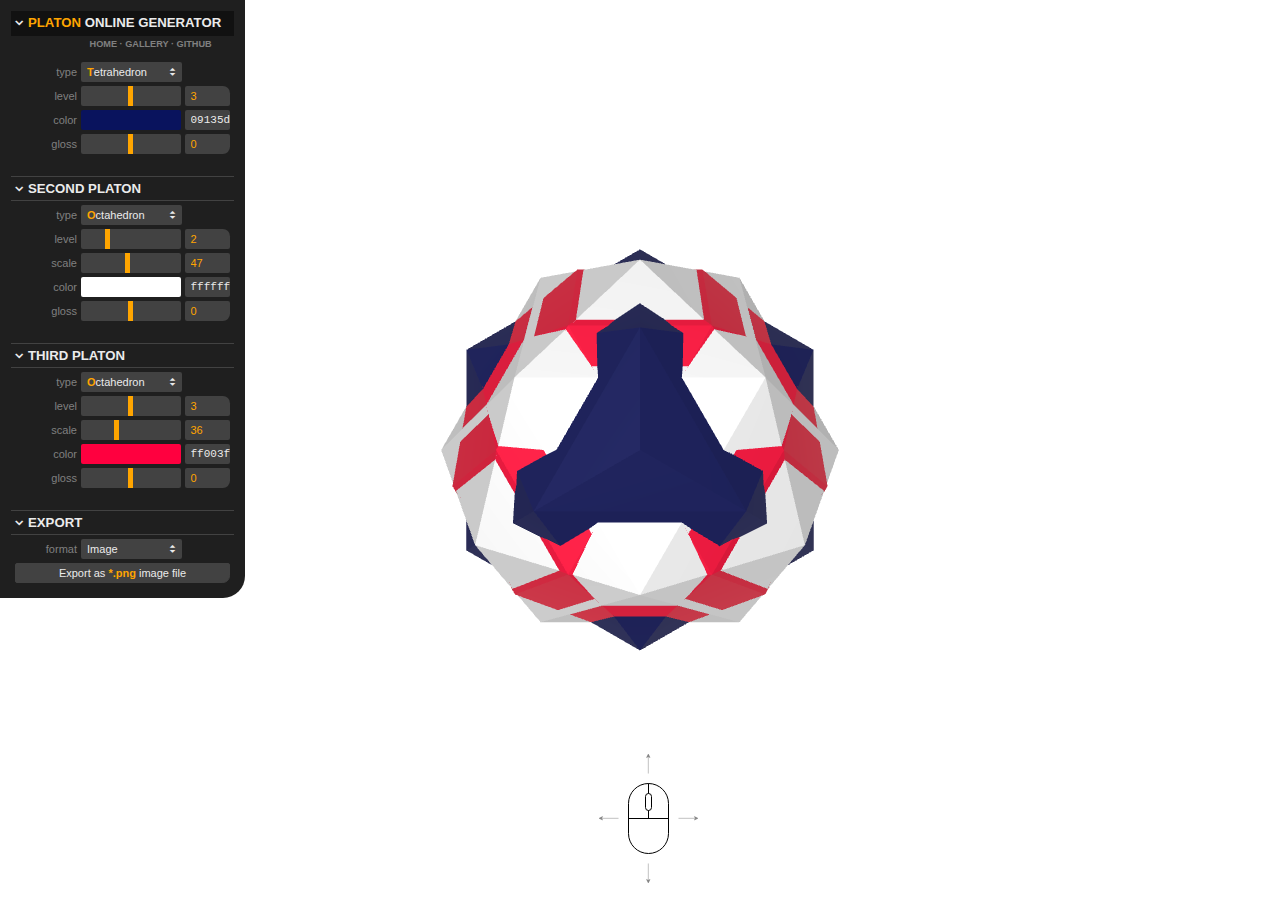
<file: online/index.html>
﻿<!DOCTYPE html>


<html>


<head>
	<meta name="viewport" content="width=device-width, user-scalable=no, minimum-scale=1.0, maximum-scale=1.0">

	<link rel="shortcut icon" type="image/png" href="images/logo.png"/>
	<link rel="stylesheet" href="styles.css">

	<script async
		src="https://ga.jspm.io/npm:es-module-shims@1.5.1/dist/es-module-shims.js"
		crossorigin="anonymous">
	</script>
	
	<script type="importmap">
	  {
		"imports": {
		  "platons/": "./js/",
		  "three": "./js/three.module.min.js",
		  "three/addons/": "./js/"
		}
	  }
	</script>
</head>


<body>
	<!--div id="hud-top">
		<a href="https://github.com/boytchev/platons">
			<h1>PLATON</h1>
			<h2>Online Generator</h2>
		</a>
	</div-->
	
	<div id="hud-bottom">
		<image src="images/mouse.svg">
	</div>
	
	<input id="code" type="text" value="" style="z-index:-1; position:fixed;">
	
	
	<script type="module">
		import * as THREE from 'three';
		import * as lil from 'three/addons/libs/lil-gui.module.min.js';
		import { MAX_LEVEL, updatePlatons, exportPlatonAsGLTF, exportPlatonAsJSON, exportPlatonAsImage, exportPlatonAsHTML, exportPlatonAsJS } from 'platons/platons.js';
		

		var PLATON_TYPES = {
				'<em>T</em>etrahedron': 0,
				'<em>O</em>ctahedron': 1,
				'<em>C</em>ube': 2,
				'<em>D</em>odecahedron': 3,
				'<em>I</em>cosahedron': 4
			}
				
		var EXPORT_TYPES = {
				//'JPG &nbsp;<right>image</right>': 1,
				'Image': 2,
				'3D Model': 3,
				//'GLTF &nbsp;<right>model</right>': 4,
				//'JSON &nbsp;<right>format</right>': 5,
				'Web Page': 6,
				'JS Module': 7,
				'URL Link': 8,
			}
				
		var EXPORT_NAMES = {
				//1: 'JPG image',
				2: '<em>*.png</em> image file',
				3: '<em>*.glb</em> model file',
				//4: 'GLTF model',
				//5: 'JSON data',
				6: '<em>*.html</em> web page',
				7: '<em>*.js</em> module',
				8: '<em>URL</em> link',
			}
				
		var mainOptions = {
				type: 2, /* PNG */
				//type: 3, /* GLB */
				action: exportPlaton,
			};
		
		var primaryOptions = {
				type: 0,
				level: 3,
				color: 0x09135D,
				gloss: 0,
			};
		
		var secondaryOptions = {
				type: 1,
				level: 2,
				scale: 47,
//					rotation: 0,
				color: 0xffffff,
				gloss: 0,
			};
		
		var tertiaryOptions = {
				type: 1,
				level: 3,
				scale: 36,
//					rotation: 0,
				color: 0xff003f,
				gloss: 0,
			};

//			var environmentOptions = {
//					background: 0,
//					light: 0,
//				};
			
		// interactive panel for selecting fluid effects

		var gui = new lil.GUI({title:'<big><em>Platon</em> Online Generator</big><br><small><a href="..">HOME</a> &middot; <a href="../gallery/index.html">GALLERY</a> &middot; <a href="https://github.com/boytchev/platons">GITHUB</a></small>',container:document.getElementById('primary')});
			gui.add( primaryOptions, 'type', PLATON_TYPES ).name( '<right>type</right>' ).onChange( onChange );
			var a = gui.add( primaryOptions, 'level' ).min( 1 ).max( MAX_LEVEL ).step( 1 ).name( '<right>level</right>' ).onChange( onChange );
			gui.addColor( primaryOptions, 'color' ).name( '<right>color</right>' ).onChange( onChange );
			var b = gui.add( primaryOptions, 'gloss' ).min( -3 ).max( 3 ).step( 1 ).name( '<right>gloss</right>' ).onChange( onChange );

gui.$title.style.marginBottom = "2em";
a.$input.classList.add('top');
b.$input.classList.add('bottom');


		var guiSecond = gui.addFolder( '<big>Second platon</big>' );
			guiSecond.add( secondaryOptions, 'type', PLATON_TYPES ).name( '<right>type</right>' ).onChange( onChange );
			a = guiSecond.add( secondaryOptions, 'level' ).min( 1 ).max( MAX_LEVEL ).step( 1 ).name( '<right>level</right>' ).onChange( onChange );
			guiSecond.add( secondaryOptions, 'scale' ).min( 1 ).max( 100 ).step( 1 ).name( '<right>scale</right>' ).onChange( onChange );
			guiSecond.addColor( secondaryOptions, 'color' ).name( '<right>color</right>' ).onChange( onChange );
			b = guiSecond.add( secondaryOptions, 'gloss' ).min( -3 ).max( 3 ).step( 1 ).name( '<right>gloss</right>' ).onChange( onChange );
guiSecond.domElement.style.marginTop = '2em';
a.$input.classList.add('top');				
b.$input.classList.add('bottom');

		var guiThird = gui.addFolder( '<big>Third platon</big>' );
			guiThird.add( tertiaryOptions, 'type', PLATON_TYPES ).name( '<right>type</right>' ).onChange( onChange );
			a = guiThird.add( tertiaryOptions, 'level' ).min( 1 ).max( MAX_LEVEL ).step( 1 ).name( '<right>level</right>' ).onChange( onChange );
			guiThird.add( tertiaryOptions, 'scale' ).min( 1 ).max( 100 ).step( 1 ).name( '<right>scale</right>' ).onChange( onChange );
			guiThird.addColor( tertiaryOptions, 'color' ).name( '<right>color</right>' ).onChange( onChange );
			b = guiThird.add( tertiaryOptions, 'gloss' ).min( -3 ).max( 3 ).step( 1 ).name( '<right>gloss</right>' ).onChange( onChange );
guiThird.domElement.style.marginTop = '2em';
a.$input.classList.add('top');				
b.$input.classList.add('bottom');

		var guiExport = gui.addFolder( '<big>Export</big>' );
			guiExport.add( mainOptions, 'type', EXPORT_TYPES ).name( '<right>format</right>' ).onChange( onChange );
			//geoController = gui.add( mainOptions, 'geometry' ).name( 'Code<right>geometry</right>' ).onChange( onChangeCode ),
			//matController = gui.add( mainOptions, 'material' ).name( '<right>material</right>' ).onChange( onChangeCode );
		var	expController = guiExport.add( mainOptions, 'action' ).name( 'Export' );
guiExport.domElement.style.marginTop = '2em';
expController.$button.classList.add('bottom');

				

		window.addEventListener( 'pointerdown', onPointerDown );
		
		function onPointerDown( event )
		{
			window.removeEventListener( 'pointerdown', onPointerDown );
			document.getElementById( 'hud-bottom' ).style.display = 'none';
		}
		
		function onChange( event )
		{
			updatePlatons( primaryOptions, secondaryOptions, tertiaryOptions/*, environmentOptions*/ );
			expController.name( 'Export as ' + EXPORT_NAMES[mainOptions.type] );
		}
		

		function exportPlaton( )
		{
			var fileName = '';

			fileName += 'TOCDI'[primaryOptions.type]+primaryOptions.level+'-';
			fileName += 'TOCDI'[secondaryOptions.type]+secondaryOptions.level+''+secondaryOptions.scale+'-';
			fileName += 'TOCDI'[tertiaryOptions.type]+tertiaryOptions.level+''+tertiaryOptions.scale;
			
			var material = (primaryOptions.gloss+3)+primaryOptions.color.toString(16)+'-'+ 
						   (secondaryOptions.gloss+3)+secondaryOptions.color.toString(16)+'-'+ 
						   (tertiaryOptions.gloss+3)+tertiaryOptions.color.toString(16);
			
			switch( mainOptions.type )
			{
				//case 1 : exportPlatonAsImage( fileName+'.jpg', 'image/jpeg' ); break;
				case 2 : exportPlatonAsImage( fileName+'.png', 'image/png' ); break;
				case 3 : exportPlatonAsGLTF( fileName+'.glb', true ); break;
				//case 4 : exportPlatonAsGLTF( fileName+'.gltf', false ); break;
				//case 5 : exportPlatonAsJSON( fileName+'.json' ); break;
				case 6 : exportPlatonAsHTML( fileName+'.html', primaryOptions,  secondaryOptions, tertiaryOptions ); break;
				case 7 : exportPlatonAsJS( fileName+'.js', primaryOptions,  secondaryOptions, tertiaryOptions ); break;
				case 8 : copyToClipboard( `${window.location.href.split('?')[0]}?g=${fileName}&m=${material}` ); break;
			}
		}

		
		function copyToClipboard( url )
		{
			// https://www.w3schools.com/howto/howto_js_copy_clipboard.asp

			var element = document.getElementById( 'code' );
				element.focus( );
				element.value = url;
				element.select( );
				element.setSelectionRange( 0, 50 );

			navigator.clipboard.writeText( element.value );
		  
			setTimeout( ()=>alert( 'The clipboard now contains the URL link:\n\r' + element.value), 500 );
		}


		function generateFromURL( )
		{
			var urlParams = new URLSearchParams( window.location.search ),
				geometries = urlParams.get('g'),
				materials = urlParams.get('m');
				
				
			// process geometries
			if( geometries == null ) return;
			
			// 3 fragments
			geometries = geometries.split( '-' );
			if( geometries.length != 3 ) return;
			
			// fragment 1
			var g1 = geometries[0],
				t1 = 'TOCDI'.indexOf( g1[0] ),
				l1 = parseInt( g1[1] );
			
			if( t1<0 ) return;
			if( l1<1 ) return;
			if( l1>MAX_LEVEL ) return;
			
			// fragment 2
			var g2 = geometries[1],
				t2 = 'TOCDI'.indexOf( g2[0] ),
				l2 = parseInt( g2[1] ),
				s2 = parseInt( g2.substring(2) );
			
			if( t2<0 ) return;
			if( l2<1 ) return;
			if( l2>MAX_LEVEL ) return;
			if( s2<0 ) return;
			if( s2>100 ) return;
			
			// fragment 3
			var g3 = geometries[2],
				t3 = 'TOCDI'.indexOf( g3[0] ),
				l3 = parseInt( g3[1] ),
				s3 = parseInt( g3.substring(2) );
			
			if( t3<0 ) return;
			if( l3<1 ) return;
			if( l3>MAX_LEVEL ) return;
			if( s3<0 ) return;
			if( s3>100 ) return;
			
			primaryOptions.type = t1;
			primaryOptions.level = l1;

			secondaryOptions.type = t2;
			secondaryOptions.level = l2;
			secondaryOptions.scale = s2;

			tertiaryOptions.type = t3;
			tertiaryOptions.level = l3;
			tertiaryOptions.scale = s3;

			// process materials
			if( materials == null ) return;
			
			// 3 fragments
			materials = materials.split( '-' );
			if( materials.length != 3 ) return;
			
			// fragment 1
			var m1 = materials[0],
				o1 = parseInt(m1[0])-3,
				c1 = parseInt(m1.substring(1),16);
			
			if( o1>=-3 && o1<=3 ) primaryOptions.gloss = o1;
			if( c1>=0 && c1<=0xffffff ) primaryOptions.color = c1;
			
			// fragment 2
			var m2 = materials[1],
				o2 = parseInt(m2[0])-3,
				c2 = parseInt(m2.substring(1),16);
			
			if( o2>=-3 && o2<=3 ) secondaryOptions.gloss = o2;
			if( c2>=0 && c2<=0xffffff ) secondaryOptions.color = c2;
			
			// fragment 3
			var m3 = materials[2],
				o3 = parseInt(m3[0])-3,
				c3 = parseInt(m3.substring(1),16);
			
			if( o3>=-3 && o3<=3 ) tertiaryOptions.gloss = o3;
			if( c3>=0 && c3<=0xffffff ) tertiaryOptions.color = c3;

			for( var controller of gui.controllersRecursive() )
			{
				controller.updateDisplay( );
			}
		}
		
		generateFromURL( );
		onChange( );
	</script>
</body>
</html>
</file>
<file: online/styles.css>
﻿.lil-gui {
	--name-width: 6em;
	--slider-knob-width: 0.5em;
	--widget-padding: 0 0 0 0.5em;
	--number-color: orange;
}

.lil-gui.root {
	border-bottom-right-radius: 2em;
	margin: 0em;
	padding: 1em;
	left: 0;
	top: 0;
	position: fixed;
}

.lil-gui input.top{
	border-top-right-radius: 0.65em;
}

.lil-gui input.bottom, .lil-gui button.bottom{
	border-bottom-right-radius: 0.65em;
}

.lil-gui .controller.option .widget div {
	width: 9.15em;
}

.lil-gui em {
	color: Orange;
	font-weight: bold;
	font-style: normal;
}
.lil-gui big {
	font-weight: bold;
	text-transform: uppercase;
}

right {
	color: gray;
	font-size: 100%;
	float: right;
}

small {
	display: block;
	padding-right: 2em !important;
	text-align: right;
	color: gray;
	text-decoration: none;
}

a:hover, a:visited, a:link, a:active {
	color: gray;
	text-decoration: none;
}

a:hover {
	text-decoration: none;
	color: white;
}

.lil-gui .controller.string input {
	font-family: Monospace;
}

#hud-bottom {
	bottom: 0;
	position: absolute;
	z-index: 1;
	text-align: center;
	width: 100%;
	pointer-events: none;
	padding: 0.5em;
}
</file>
